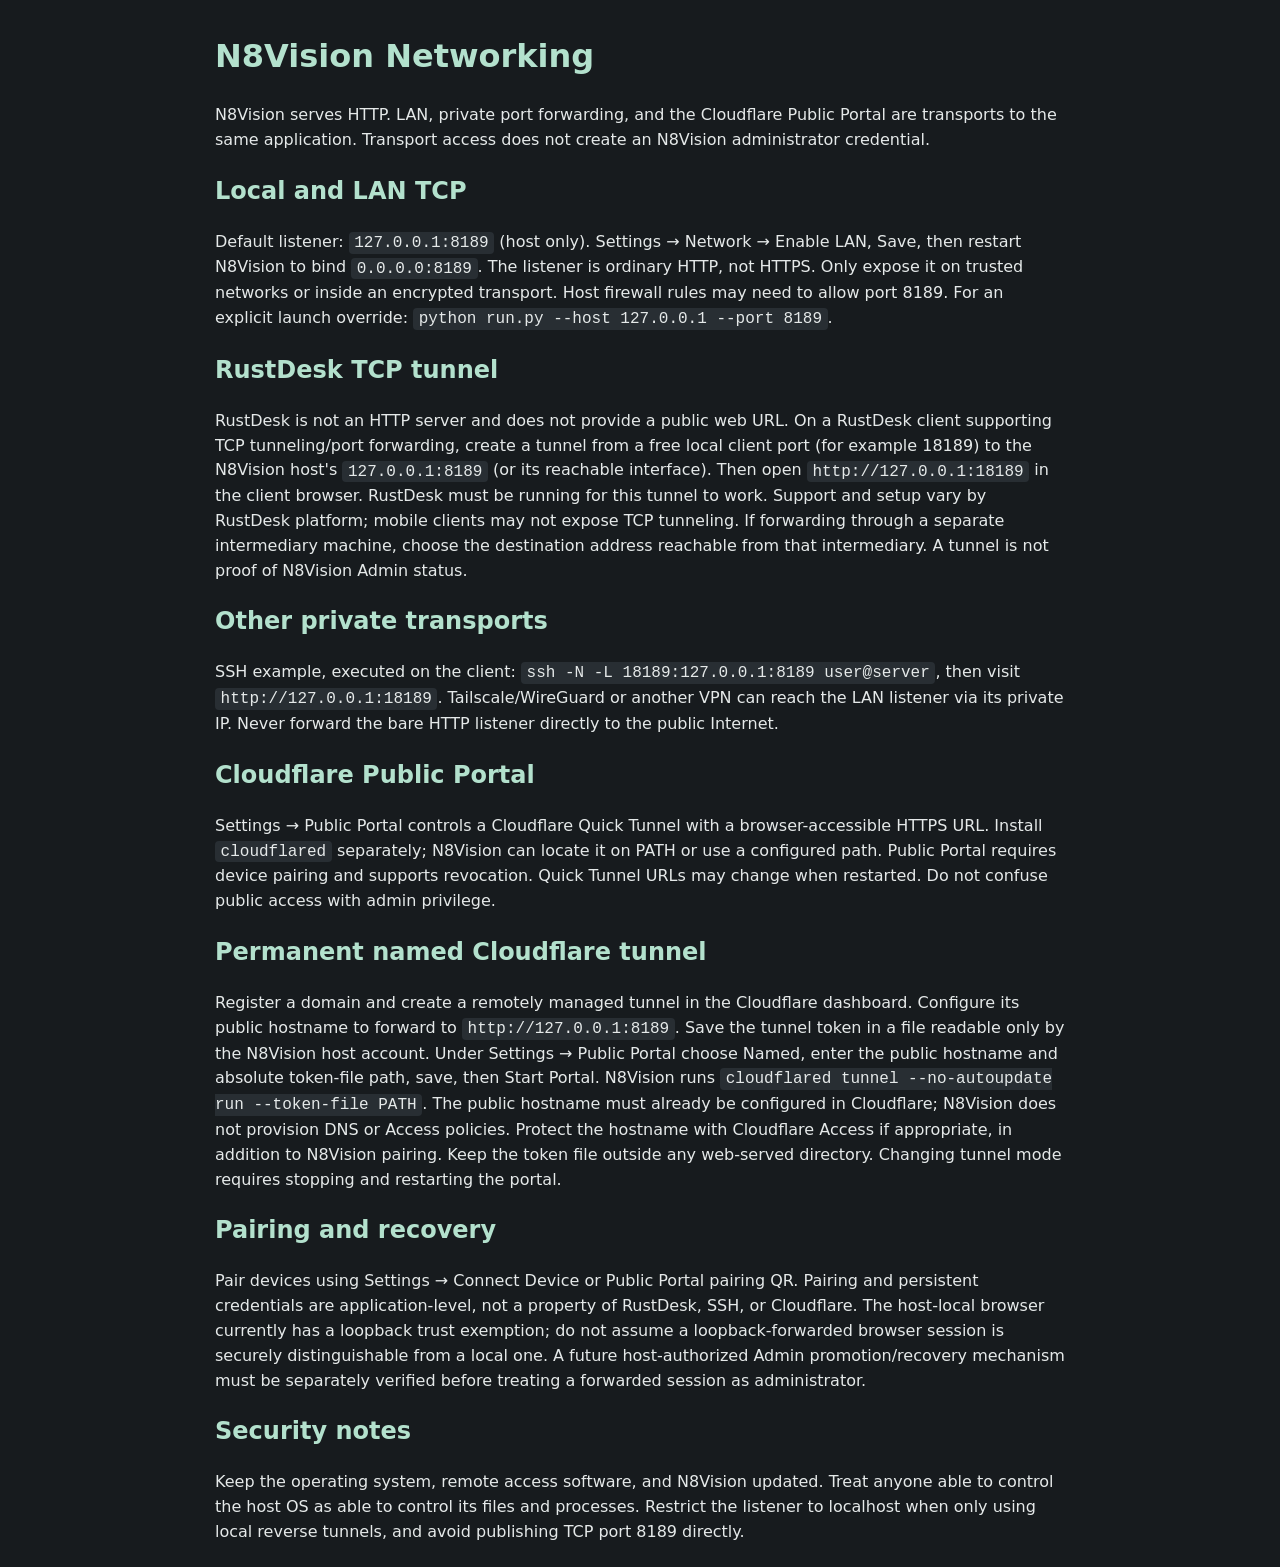
<file: static/networking-help.html>
<!doctype html><html lang="en"><meta charset="utf-8"><meta name="viewport" content="width=device-width,initial-scale=1"><title>N8Vision Networking Help</title><style>body{font:16px/1.55 system-ui,sans-serif;max-width:850px;margin:2rem auto;padding:0 1rem;background:#171b1e;color:#e5e9e9}a{color:#8ad8d2}code,pre{background:#282e33;padding:.12em .35em;border-radius:4px}pre{padding:1em;overflow:auto}h1,h2{color:#b3e1cd}</style><h1>N8Vision Networking</h1><p>N8Vision serves HTTP. LAN, private port forwarding, and the Cloudflare Public Portal are transports to the same application. Transport access does not create an N8Vision administrator credential.</p><h2>Local and LAN TCP</h2><p>Default listener: <code>127.0.0.1:8189</code> (host only). Settings → Network → Enable LAN, Save, then restart N8Vision to bind <code>0.0.0.0:8189</code>. The listener is ordinary HTTP, not HTTPS. Only expose it on trusted networks or inside an encrypted transport. Host firewall rules may need to allow port 8189. For an explicit launch override: <code>python run.py --host 127.0.0.1 --port 8189</code>.</p><h2>RustDesk TCP tunnel</h2><p>RustDesk is not an HTTP server and does not provide a public web URL. On a RustDesk client supporting TCP tunneling/port forwarding, create a tunnel from a free local client port (for example 18189) to the N8Vision host's <code>127.0.0.1:8189</code> (or its reachable interface). Then open <code>http://127.0.0.1:18189</code> in the client browser. RustDesk must be running for this tunnel to work. Support and setup vary by RustDesk platform; mobile clients may not expose TCP tunneling. If forwarding through a separate intermediary machine, choose the destination address reachable from that intermediary. A tunnel is not proof of N8Vision Admin status.</p><h2>Other private transports</h2><p>SSH example, executed on the client: <code>ssh -N -L 18189:127.0.0.1:8189 user@server</code>, then visit <code>http://127.0.0.1:18189</code>. Tailscale/WireGuard or another VPN can reach the LAN listener via its private IP. Never forward the bare HTTP listener directly to the public Internet.</p><h2>Cloudflare Public Portal</h2><p>Settings → Public Portal controls a Cloudflare Quick Tunnel with a browser-accessible HTTPS URL. Install <code>cloudflared</code> separately; N8Vision can locate it on PATH or use a configured path. Public Portal requires device pairing and supports revocation. Quick Tunnel URLs may change when restarted. Do not confuse public access with admin privilege.</p><h2>Permanent named Cloudflare tunnel</h2><p>Register a domain and create a remotely managed tunnel in the Cloudflare dashboard. Configure its public hostname to forward to <code>http://127.0.0.1:8189</code>. Save the tunnel token in a file readable only by the N8Vision host account. Under Settings → Public Portal choose Named, enter the public hostname and absolute token-file path, save, then Start Portal. N8Vision runs <code>cloudflared tunnel --no-autoupdate run --token-file PATH</code>. The public hostname must already be configured in Cloudflare; N8Vision does not provision DNS or Access policies. Protect the hostname with Cloudflare Access if appropriate, in addition to N8Vision pairing. Keep the token file outside any web-served directory. Changing tunnel mode requires stopping and restarting the portal.</p><h2>Pairing and recovery</h2><p>Pair devices using Settings → Connect Device or Public Portal pairing QR. Pairing and persistent credentials are application-level, not a property of RustDesk, SSH, or Cloudflare. The host-local browser currently has a loopback trust exemption; do not assume a loopback-forwarded browser session is securely distinguishable from a local one. A future host-authorized Admin promotion/recovery mechanism must be separately verified before treating a forwarded session as administrator.</p><h2>Security notes</h2><p>Keep the operating system, remote access software, and N8Vision updated. Treat anyone able to control the host OS as able to control its files and processes. Restrict the listener to localhost when only using local reverse tunnels, and avoid publishing TCP port 8189 directly.</p></html>
</file>
